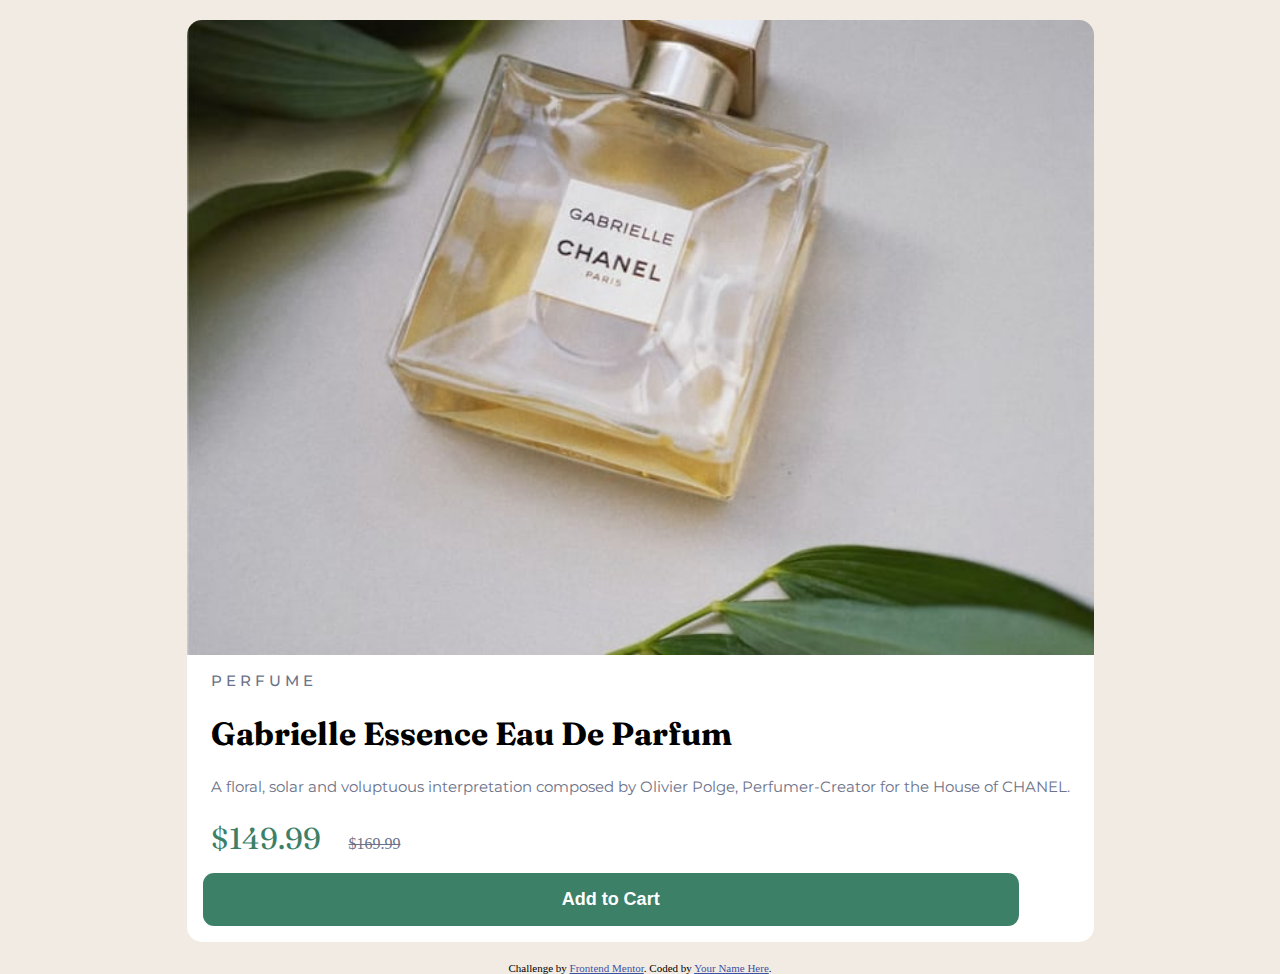
<file: index.html>
<!DOCTYPE html>
<html lang="en">
<head>
  <meta charset="UTF-8">
  <meta name="viewport" content="width=device-width, initial-scale=1.0"> <!-- displays site properly based on user's device -->

  <link rel="icon" type="image/png" sizes="32x32" href="./images/favicon-32x32.png">
  <link rel="stylesheet" href="/style.css">
  <title>Frontend Mentor | Product preview card component</title>

  <!-- Feel free to remove these styles or customise in your own stylesheet 👍 -->
  <style>
    .attribution { font-size: 11px; text-align: center; }
    .attribution a { color: hsl(228, 45%, 44%); }
  </style>
</head>
<body>
  <div class="container">
      <img src="/images/image-product-mobile.jpg" alt="product"> 
   
    <div class="text">
      <p class="perfume">Perfume</p>
      <h1> Gabrielle Essence Eau De Parfum</h1>

      <p class="parrafo">A floral, solar and voluptuous interpretation composed by Olivier Polge, 
      Perfumer-Creator for the House of CHANEL.</p>
    

      <p class="precio"><span class="valorActual">$149.99</span></p>
      <p class="precio"><span class="valorAnterior">$169.99</span></p>
      
      <div class="btn">
        <input class="boton" type="submit" value="Add to Cart">
      </div>
    </div>
  </div>

  
  <div class="attribution">
    Challenge by <a href="https://www.frontendmentor.io?ref=challenge" target="_blank">Frontend Mentor</a>. 
    Coded by <a href="#">Your Name Here</a>.
  </div>
</body>
</html>
</file>
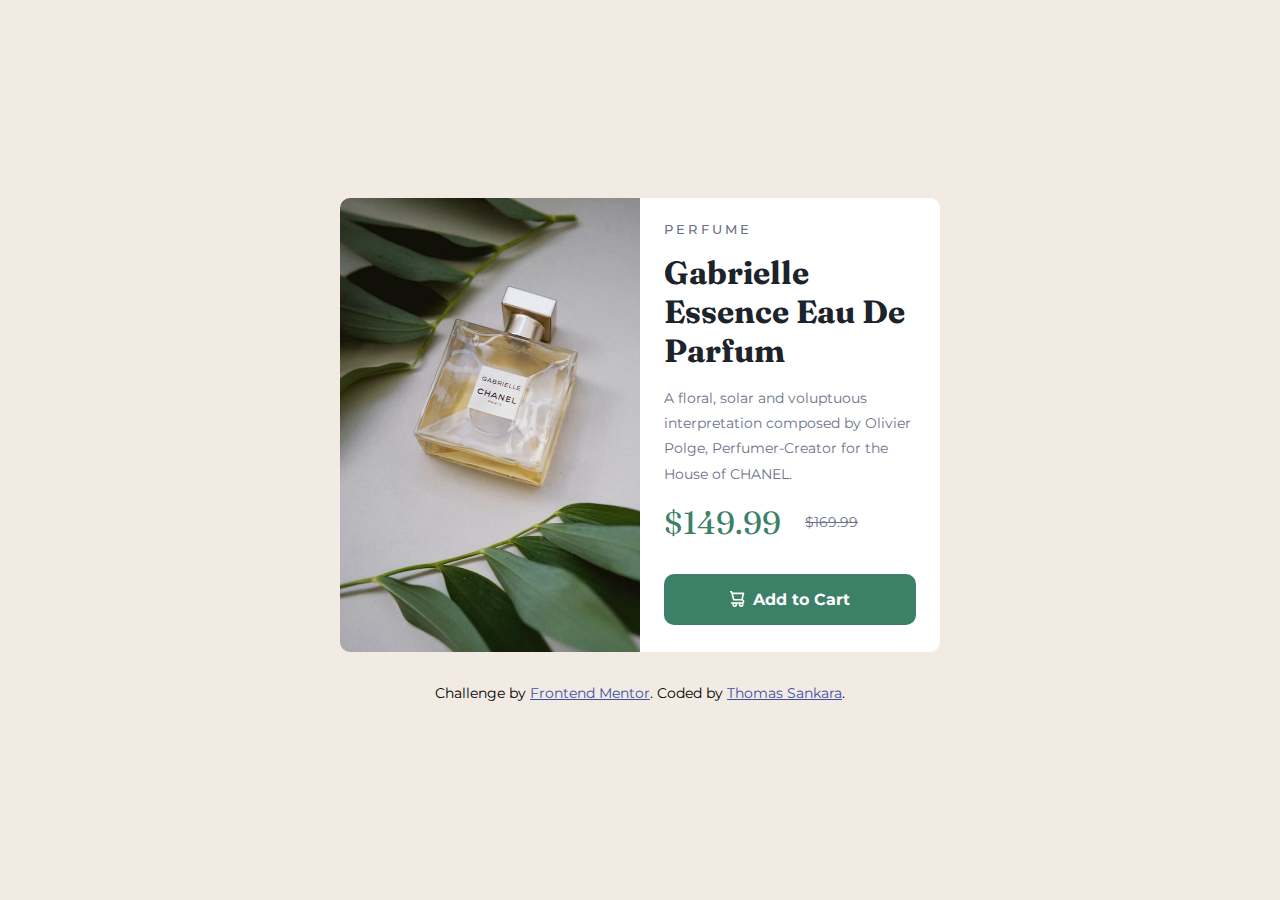
<file: htmlVideo.html>
<!DOCTYPE html>
<html lang="en">
  <head>
    <meta charset="UTF-8" />
    <meta name="viewport" content="width=device-width, initial-scale=1.0" />
    <!-- displays site properly based on user's device -->

    <link
      rel="icon"
      type="image/png"
      sizes="32x32"
      href="./images/favicon-32x32.png"
    />
    <link rel="stylesheet" href="styleVideo.css" />

    <title>Frontend Mentor | Product preview card component</title>
  </head>
  <body>
    <div class="container">
      <article>
        <picture>
          <source
            media="(min-width: 640px)"
            srcset="./images/image-product-desktop.jpg"
          />
          <img src="./images/image-product-mobile.jpg" alt="" />
        </picture>
      </article>

      <article>
        <h2>perfume</h2>

        <h1>Gabrielle Essence Eau De Parfum</h1>

        <p>
          A floral, solar and voluptuous interpretation composed by Olivier
          Polge, Perfumer-Creator for the House of CHANEL.
        </p>

        <ul>
          <li class="price">$149.99</li>
          <li><s>$169.99</s></li>
        </ul>

        <button class="btn">
          <img src="./images/icon-cart.svg" alt="" /> Add to Cart
        </button>
      </article>
    </div>

    <div class="attribution">
      Challenge by
      <a href="https://www.frontendmentor.io?ref=challenge" target="_blank"
        >Frontend Mentor</a
      >. Coded by <a href="https://tsbsankara.netlify.app">Thomas Sankara</a>.
    </div>
  </body>
</html>
</file>
<file: style.css>
@import url('https://fonts.googleapis.com/css2?family=Montserrat:wght@500;700&display=swap');
@import url('https://fonts.googleapis.com/css2?family=Fraunces:opsz,wght@9..144,700&display=swap');

*{
    margin: 0;
    padding: 0;
    box-sizing: border-box;
}

:root{
    --Dark-cyan: hsl(158, 36%, 37%);
    --Cream: hsl(30, 38%, 92%);

    --Very-dark-blue: hsl(212, 21%, 14%);
    --Dark-grayish-blue: hsl(228, 12%, 48%);
    --White: hsl(0, 0%, 100%);
}

body{
    background-color: var(--Cream);
    display: flex;
    justify-content: center;
    align-items: center;
    flex-direction: column;
    display: calc(100vh - 1px);
}

img{
    max-width: 100%;
    border-radius: 15px 15px 0 0;
}


.container{
    padding: 1.25rem;
    display: flex;
    flex-direction: column;
    border-radius: 15px;
}

.text{
    background-color: var(--White);
    border-radius: 0 0 15px 15px;

}

.perfume{
    margin: 1rem 0 0 1.5rem;
    font-family: 'Montserrat', sans-serif;
    font-weight: 500;
    font-size: 15px;
    letter-spacing: 4px;
    text-transform: uppercase;
    color: var(--Dark-grayish-blue);
}

.text h1{
    margin: 1.5rem;
    font-family: 'Fraunces', sans-serif;
}

.text .parrafo{
    margin: 1.5rem;
    font-family: 'Montserrat', sans-serif;
    color: var(--Dark-grayish-blue);
    font-size: 15px;
}

.precio{
    display: inline;
    margin-left: 1.5rem;
}

.valorActual{
    font-family:'Fraunces', sans-serif;
    color: var(--Dark-cyan);
    font-size: 30px;
}

.valorAnterior{
    color: var(--Dark-grayish-blue);
    text-decoration-line: line-through;
}

.boton{
    display: block;
    margin: 0 auto;
    margin: 1rem 1rem 1rem 1rem;
    border: none;
    border-radius: 11px;
    color: var(--White);
    width: 90%;
    background-color: var(--Dark-cyan);
    padding: 1rem 7.5rem;
    font-size: 18px;
    font-weight: bolder;
}
</file>
<file: styleVideo.css>
/* Dark cyan: hsl(158, 36%, 37%)
- Cream: hsl(30, 38%, 92%)

### Neutral

- Very dark blue: hsl(212, 21%, 14%)
- Dark grayish blue: hsl(228, 12%, 48%)
- White: hsl(0, 0%, 100%) */

@import url("https://fonts.googleapis.com/css2?family=Fraunces:opsz,wght@9..144,700&family=Montserrat:wght@500;700&display=swap");

* {
  margin: 0;
  padding: 0;
  box-sizing: border-box;
}

ul {
  list-style-type: none;
}

img {
  max-width: 100%;
}

body {
  font-size: 14px;
  font-family: "Montserrat", sans-serif;
  background-color: hsl(30, 38%, 92%);
  display: flex;
  flex-direction: column;
  align-items: center;
  justify-content: center;
  min-height: calc(100vh - 0.1px);
  margin: 0 1.5rem;
}

button,
li {
  font-family: inherit;
}

h1 {
  color: hsl(212, 21%, 14%);
}

.price {
  color: hsl(158, 36%, 37%);
}

h1,
.price {
  font-family: "Fraunces", sans-serif;
}

h2 {
  text-transform: uppercase;
  font-size: 0.8rem;
  font-weight: 500;
  color: hsl(228, 12%, 48%);
  margin-bottom: 1rem;
  letter-spacing: 0.2rem;
}

p {
  color: hsl(228, 12%, 48%);
  line-height: 1.8;
}

.container {
  max-width: 600px;
}

.container h1 {
  margin-bottom: 1rem;
  font-size: 2rem;
}

.container article:first-child img {
  border-radius: 1rem 1rem 0 0;
}

.container article:last-child {
  background-color: #fff;
  padding: 1.5rem;
  border-radius: 0 0 1rem 1rem;
  margin-top: -1rem;
}

.container p {
  margin-bottom: 2rem;
}

.container ul {
  display: flex;
  align-items: center;
  margin-bottom: 2rem;
}

.container ul li:first-child {
  font-size: 2rem;
  margin-right: 1.5rem;
}

.container ul li:nth-child(2) {
  color: hsl(228, 12%, 48%);
}

.container .btn {
  background-color: hsl(158, 36%, 37%);
  color: #fff;
  font-weight: 700;
  font-size: 1rem;
  padding: 1rem 2rem;
  width: 100%;
  border: none;
  border-radius: 0.625rem;
  outline: none;
  cursor: pointer;
  transition: 0.3s;

  display: flex;
  align-items: center;
  justify-content: center;
}

.container .btn:hover {
  background-color: hsl(158, 38%, 20%);
}

.container .btn img {
  margin-right: 0.5rem;
}

.attribution {
  font-size: 14px;
  text-align: center;
  margin-top: 2rem;
}

.attribution a {
  color: hsl(228, 45%, 44%);
}

@media (min-width: 640px) {
  .container {
    display: grid;
    grid-template-columns: repeat(2, 1fr);
  }

  .container article:first-child img {
    border-radius: 0.625rem 0 0 0.625rem;
    width: 100%;
  }

  .container article:last-child {
    border-radius: 0 0.625rem 0.625rem 0;
    margin-top: 0;
    padding: 1.5rem 1.5rem 0;
  }

  picture img {
    height: 100%;
  }

  .container p {
    margin-bottom: 1rem;
  }
}
</file>
